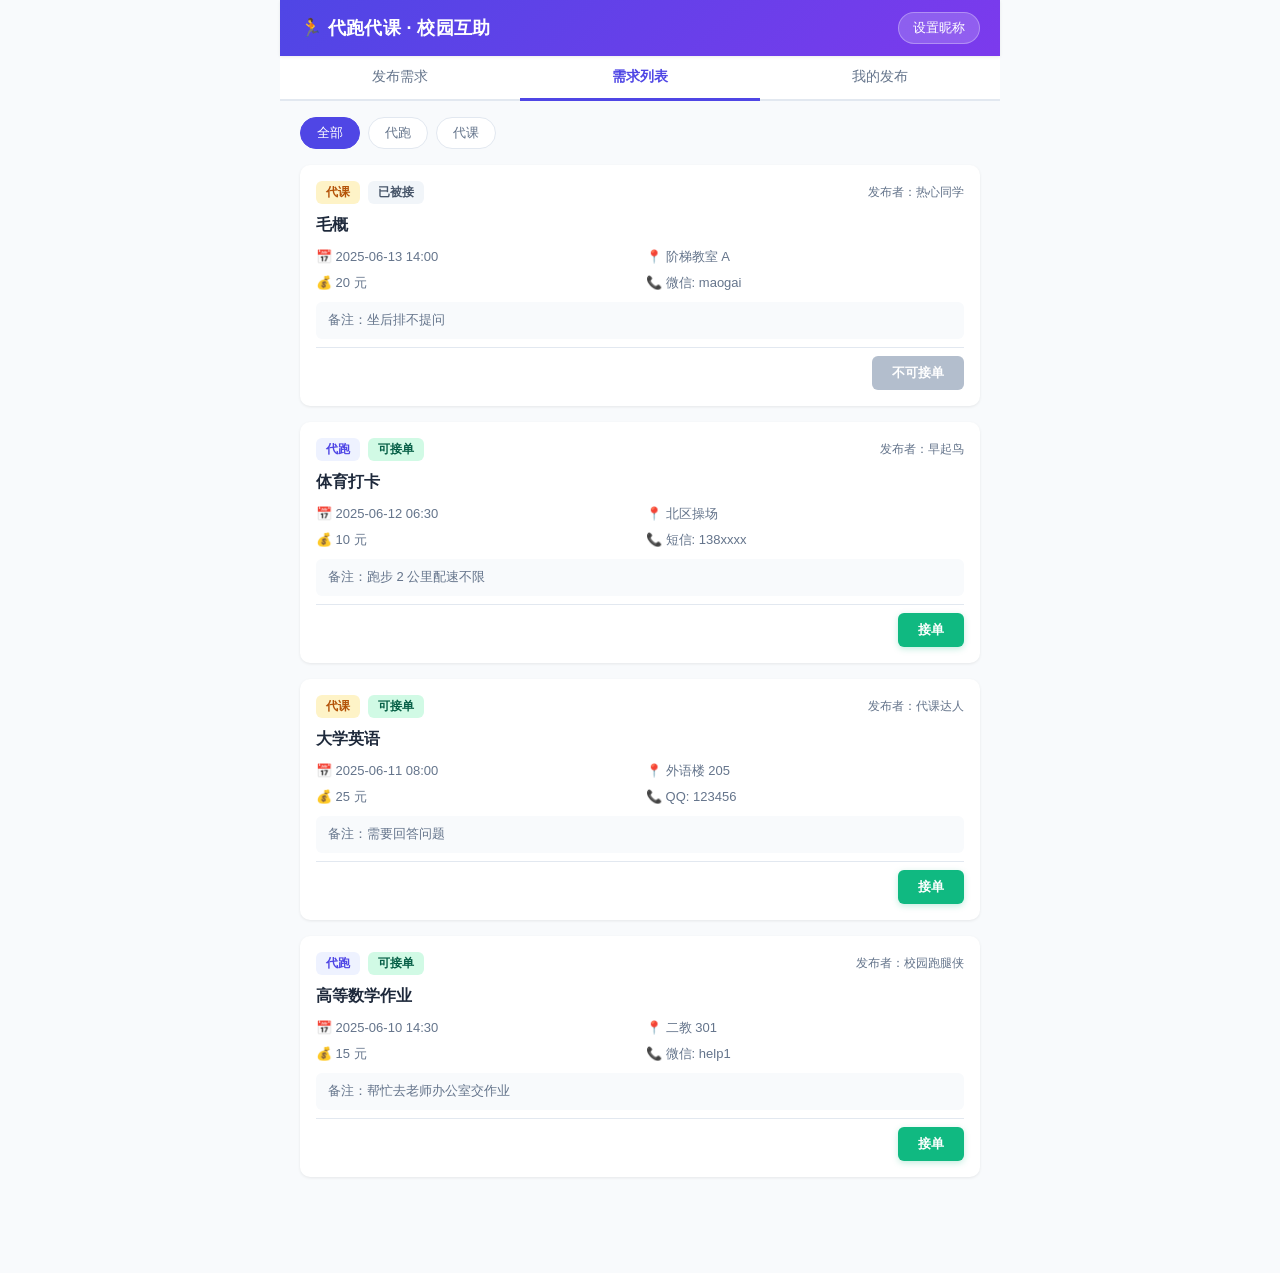
<file: task-progress/tasks/agent-team-demo-2/index.html>
<!DOCTYPE html>
<html lang="zh-CN">
<head>
  <meta charset="UTF-8">
  <meta name="viewport" content="width=device-width, initial-scale=1.0">
  <title>代跑代课·校园互助</title>
  <link rel="stylesheet" href="style.css">
</head>
<body>
  <div id="app">
    <!-- 1. 导航栏 -->
    <header id="main-header" class="main-header">
      <h1 id="site-title">🏃 代跑代课 · 校园互助</h1>
      <button id="nickname-btn" class="nickname-btn">设置昵称</button>
    </header>

    <!-- 2. 昵称输入弹窗 -->
    <div id="nickname-modal" class="modal-overlay hidden">
      <div class="modal-card">
        <h3>设置昵称</h3>
        <input type="text" id="nickname-input" class="modal-input" placeholder="请输入你的昵称" maxlength="12">
        <div style="display:flex;gap:8px;margin-top:12px;">
          <button id="nickname-confirm" class="btn btn-primary">确认</button>
          <button id="nickname-cancel" class="btn btn-secondary">取消</button>
        </div>
      </div>
    </div>

    <!-- 3. Tab 导航 -->
    <nav id="tab-nav" class="tab-nav">
      <button class="tab-btn" data-tab="publish">发布需求</button>
      <button class="tab-btn active" data-tab="list">需求列表</button>
      <button class="tab-btn" data-tab="mine">我的发布</button>
    </nav>

    <!-- 4. 页面内容区 -->
    <main id="main-content">
      <!-- 4.1 发布表单面板 -->
      <div class="tab-panel" id="panel-publish" data-panel="publish">
        <form id="publish-form">
          <div class="form-group">
            <label>需求类型</label>
            <div>
              <button type="button" class="type-btn active" data-type="errand">🏃 代跑</button>
              <button type="button" class="type-btn" data-type="class">📚 代课</button>
            </div>
          </div>
          <div class="form-group">
            <label>课程名称</label>
            <input type="text" id="form-course" class="form-input" placeholder="课程名称 / 作业描述" required>
          </div>
          <div class="form-group">
            <label>日期时间</label>
            <input type="datetime-local" id="form-datetime" class="form-input" required>
          </div>
          <div class="form-group">
            <label>地点</label>
            <input type="text" id="form-location" class="form-input" placeholder="上课 / 交接地点" required>
          </div>
          <div class="form-group">
            <label>价格</label>
            <input type="number" id="form-price" class="form-input" placeholder="酬劳（元）" min="0" step="0.5" required>
          </div>
          <div class="form-group">
            <label>联系方式</label>
            <input type="text" id="form-contact" class="form-input" placeholder="微信 / QQ / 手机号" required>
          </div>
          <div class="form-group">
            <label>备注</label>
            <textarea id="form-note" class="form-textarea" placeholder="其他要求（可选）" rows="3"></textarea>
          </div>
          <button type="submit" id="form-submit" class="btn btn-primary btn-block">确认发布</button>
        </form>
      </div>

      <!-- 4.2 需求列表面板 -->
      <div class="tab-panel active" id="panel-list" data-panel="list">
        <div class="filter-bar" id="filter-bar">
          <button class="filter-btn active" data-filter="all">全部</button>
          <button class="filter-btn" data-filter="errand">代跑</button>
          <button class="filter-btn" data-filter="class">代课</button>
        </div>
        <div id="task-list" class="task-list"></div>
      </div>

      <!-- 4.3 我的发布面板 -->
      <div class="tab-panel" id="panel-mine" data-panel="mine">
        <h2 class="panel-title">我的发布</h2>
        <div id="mine-list" class="task-list"></div>
      </div>
    </main>

    <!-- 5. Toast 容器 -->
    <div id="toast-container" class="toast-container"></div>
  </div>
  <script defer src="app.js"></script>
</body>
</html>
</file>
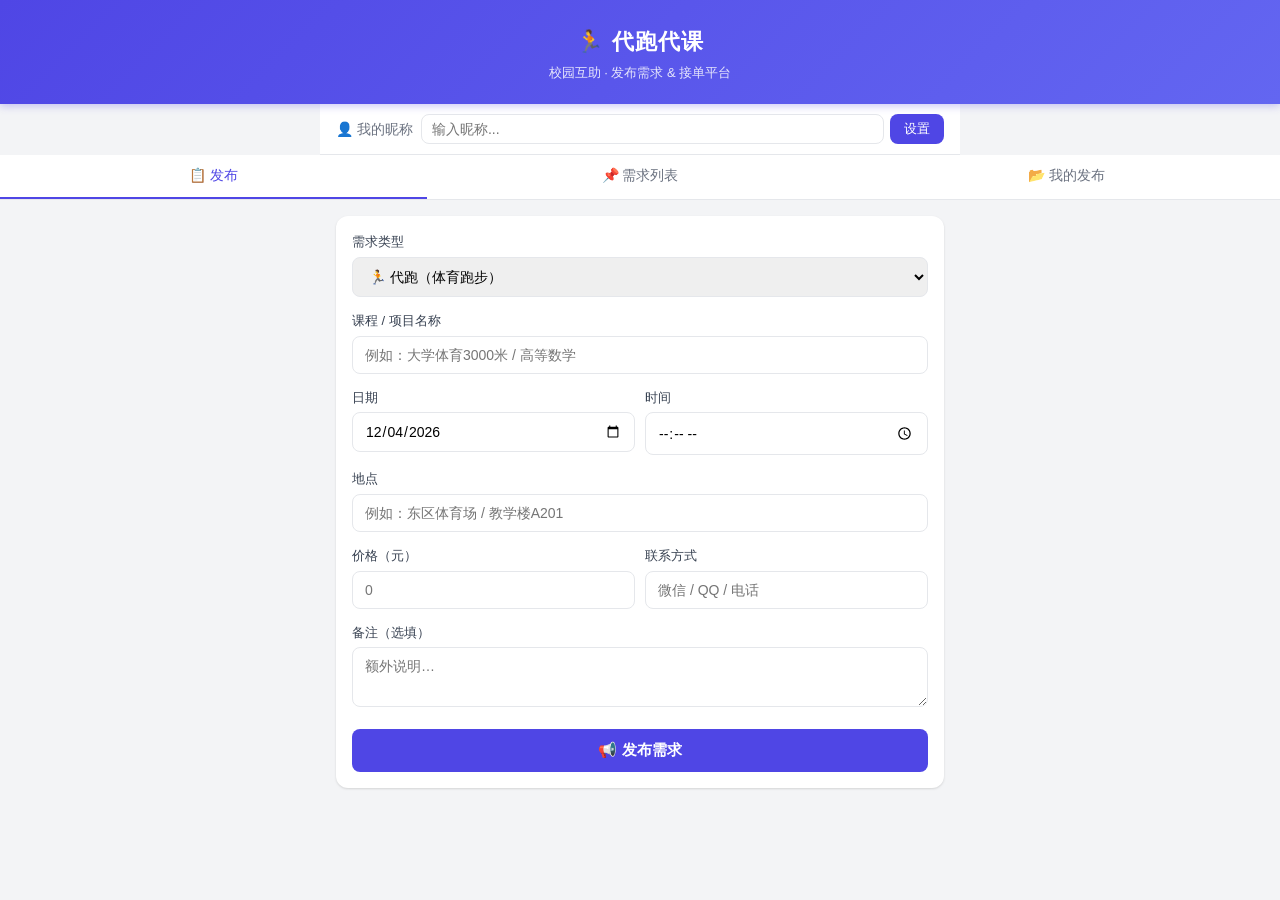
<file: task-progress/tasks/agent-team-demo/daipao-daike.html>
<!DOCTYPE html>
<html lang="zh-CN">
<head>
<meta charset="UTF-8">
<meta name="viewport" content="width=device-width, initial-scale=1.0, maximum-scale=1.0, user-scalable=no">
<title>代跑代课 · 校园互助</title>
<style>
  :root {
    --primary: #4f46e5;
    --primary-light: #6366f1;
    --primary-bg: #eef2ff;
    --success: #10b981;
    --success-bg: #ecfdf5;
    --warning: #f59e0b;
    --warning-bg: #fffbeb;
    --gray: #6b7280;
    --gray-light: #e5e7eb;
    --gray-bg: #f9fafb;
    --radius: 12px;
    --shadow: 0 1px 3px rgba(0,0,0,.08), 0 1px 2px rgba(0,0,0,.06);
    --shadow-md: 0 4px 12px rgba(0,0,0,.1);
  }
  *, *::before, *::after { box-sizing: border-box; margin: 0; padding: 0; }
  body {
    font-family: -apple-system, BlinkMacSystemFont, "Segoe UI", Roboto, "Noto Sans SC", "PingFang SC", "Microsoft YaHei", sans-serif;
    background: #f3f4f6;
    color: #1f2937;
    line-height: 1.6;
    padding-bottom: 80px;
  }
  .container { max-width: 640px; margin: 0 auto; padding: 0 16px; }

  /* Header */
  .header {
    background: linear-gradient(135deg, var(--primary), var(--primary-light));
    color: #fff;
    padding: 24px 16px 20px;
    text-align: center;
    position: sticky;
    top: 0;
    z-index: 50;
    box-shadow: 0 2px 8px rgba(79,70,229,.3);
  }
  .header h1 { font-size: 22px; font-weight: 700; letter-spacing: 1px; }
  .header p { font-size: 13px; opacity: .85; margin-top: 4px; }

  /* Nickname Bar */
  .nickname-bar {
    max-width: 640px;
    margin: 0 auto;
    padding: 10px 16px;
    display: flex;
    align-items: center;
    justify-content: space-between;
    background: #fff;
    border-bottom: 1px solid var(--gray-light);
  }
  .nickname-bar label { font-size: 14px; color: var(--gray); white-space: nowrap; margin-right: 8px; }
  .nickname-input-wrap { display: flex; align-items: center; flex: 1; gap: 6px; }
  .nickname-input-wrap input {
    flex: 1;
    min-width: 0;
    border: 1px solid var(--gray-light);
    border-radius: 8px;
    padding: 6px 10px;
    font-size: 14px;
    outline: none;
    transition: border-color .2s;
  }
  .nickname-input-wrap input:focus { border-color: var(--primary); }
  .nickname-input-wrap button {
    background: var(--primary);
    color: #fff;
    border: none;
    border-radius: 8px;
    padding: 6px 14px;
    font-size: 13px;
    cursor: pointer;
    white-space: nowrap;
    transition: background .2s;
  }
  .nickname-input-wrap button:hover { background: var(--primary-light); }
  .nickname-display { font-weight: 600; color: var(--primary); }

  /* Tabs */
  .tabs {
    display: flex;
    background: #fff;
    border-bottom: 1px solid var(--gray-light);
    position: sticky;
    top: 106px;
    z-index: 49;
  }
  .tab-btn {
    flex: 1;
    padding: 12px 0;
    border: none;
    background: none;
    font-size: 14px;
    font-weight: 500;
    color: var(--gray);
    cursor: pointer;
    border-bottom: 2px solid transparent;
    transition: all .2s;
  }
  .tab-btn.active { color: var(--primary); border-bottom-color: var(--primary); }
  .tab-btn:not(.active):hover { color: #374151; }

  /* Panel */
  .panel { display: none; padding-top: 16px; }
  .panel.active { display: block; }

  /* Card */
  .card {
    background: #fff;
    border-radius: var(--radius);
    box-shadow: var(--shadow);
    padding: 16px;
    margin-bottom: 14px;
  }

  /* Form */
  .form-group { margin-bottom: 14px; }
  .form-group label { display: block; font-size: 13px; font-weight: 500; color: #374151; margin-bottom: 4px; }
  .form-group input, .form-group select, .form-group textarea {
    width: 100%;
    padding: 10px 12px;
    border: 1px solid var(--gray-light);
    border-radius: 8px;
    font-size: 14px;
    outline: none;
    transition: border-color .2s;
    font-family: inherit;
  }
  .form-group input:focus, .form-group select:focus, .form-group textarea:focus {
    border-color: var(--primary);
    box-shadow: 0 0 0 3px rgba(79,70,229,.1);
  }
  .form-group textarea { resize: vertical; min-height: 60px; }
  .form-row { display: grid; grid-template-columns: 1fr 1fr; gap: 10px; }

  .btn-primary {
    width: 100%;
    padding: 12px;
    background: var(--primary);
    color: #fff;
    border: none;
    border-radius: 8px;
    font-size: 15px;
    font-weight: 600;
    cursor: pointer;
    transition: background .2s;
  }
  .btn-primary:hover { background: var(--primary-light); }

  /* Filter */
  .filter-bar {
    display: flex;
    gap: 8px;
    margin-bottom: 14px;
    flex-wrap: wrap;
  }
  .filter-btn {
    padding: 6px 16px;
    border: 1px solid var(--gray-light);
    border-radius: 20px;
    background: #fff;
    font-size: 13px;
    cursor: pointer;
    transition: all .2s;
    color: var(--gray);
  }
  .filter-btn.active {
    background: var(--primary);
    color: #fff;
    border-color: var(--primary);
  }
  .filter-btn:not(.active):hover { border-color: var(--primary); color: var(--primary); }

  /* Request Item */
  .request-item {
    background: #fff;
    border-radius: var(--radius);
    box-shadow: var(--shadow);
    padding: 16px;
    margin-bottom: 12px;
    transition: box-shadow .2s;
  }
  .request-item:hover { box-shadow: var(--shadow-md); }
  .req-header {
    display: flex;
    justify-content: space-between;
    align-items: flex-start;
    margin-bottom: 8px;
  }
  .req-type {
    display: inline-block;
    padding: 2px 10px;
    border-radius: 12px;
    font-size: 12px;
    font-weight: 600;
  }
  .req-type.run { background: var(--success-bg); color: var(--success); }
  .req-type.class { background: var(--warning-bg); color: var(--warning); }
  .req-status {
    font-size: 12px;
    padding: 2px 10px;
    border-radius: 12px;
    font-weight: 500;
  }
  .req-status.open { background: #eef2ff; color: var(--primary); }
  .req-status.taken { background: #f3f4f6; color: var(--gray); }
  .req-title { font-size: 16px; font-weight: 600; margin-bottom: 4px; }
  .req-meta { font-size: 13px; color: var(--gray); line-height: 1.8; }
  .req-meta span { margin-right: 12px; }
  .req-footer {
    display: flex;
    justify-content: space-between;
    align-items: center;
    margin-top: 10px;
    padding-top: 10px;
    border-top: 1px solid var(--gray-light);
  }
  .req-price { font-size: 18px; font-weight: 700; color: var(--primary); }
  .req-price::before { content: '¥'; font-size: 14px; }
  .btn-take {
    padding: 8px 20px;
    border: none;
    border-radius: 8px;
    font-size: 14px;
    font-weight: 600;
    cursor: pointer;
    transition: all .2s;
  }
  .btn-take.open { background: var(--primary); color: #fff; }
  .btn-take.open:hover { background: var(--primary-light); }
  .btn-take.taken { background: #f3f4f6; color: var(--gray); cursor: default; }
  .btn-take.my-own { background: var(--gray-bg); color: var(--gray); cursor: default; border: 1px dashed var(--gray-light); }

  /* Empty state */
  .empty-state {
    text-align: center;
    padding: 40px 20px;
    color: var(--gray);
  }
  .empty-state .icon { font-size: 48px; margin-bottom: 12px; }
  .empty-state p { font-size: 14px; }

  /* Toast */
  .toast-container {
    position: fixed;
    top: 16px;
    left: 50%;
    transform: translateX(-50%);
    z-index: 999;
    pointer-events: none;
  }
  .toast {
    background: #1f2937;
    color: #fff;
    padding: 10px 24px;
    border-radius: 8px;
    font-size: 14px;
    box-shadow: var(--shadow-md);
    animation: toastIn .3s ease, toastOut .3s ease 2s forwards;
    pointer-events: auto;
    margin-bottom: 8px;
    text-align: center;
  }
  .toast.success { background: var(--success); }
  .toast.error { background: #ef4444; }

  @keyframes toastIn { from { opacity: 0; transform: translateY(-12px); } to { opacity: 1; transform: translateY(0); } }
  @keyframes toastOut { from { opacity: 1; } to { opacity: 0; transform: translateY(-12px); } }

  /* My requests tab */
  .my-empty { text-align: center; padding: 40px 0; color: var(--gray); }
  .my-empty p { font-size: 14px; }

  /* Responsive */
  @media (max-width: 420px) {
    .form-row { grid-template-columns: 1fr; }
    .header h1 { font-size: 18px; }
    .nickname-bar { flex-wrap: wrap; gap: 6px; }
    .req-footer { flex-direction: column; gap: 8px; align-items: stretch; }
    .btn-take { width: 100%; text-align: center; }
  }
</style>
</head>
<body>

<div class="header">
  <h1>🏃 代跑代课</h1>
  <p>校园互助 · 发布需求 &amp; 接单平台</p>
</div>

<!-- Nickname -->
<div class="nickname-bar">
  <label>👤 我的昵称</label>
  <div class="nickname-input-wrap" id="nicknameWrap">
    <input type="text" id="nicknameInput" placeholder="输入昵称..." maxlength="12">
    <button id="nicknameBtn">设置</button>
  </div>
  <span class="nickname-display" id="nicknameDisplay" style="display:none"></span>
</div>

<!-- Tabs -->
<div class="tabs">
  <button class="tab-btn active" data-tab="publish">📋 发布</button>
  <button class="tab-btn" data-tab="list">📌 需求列表</button>
  <button class="tab-btn" data-tab="mine">📂 我的发布</button>
</div>

<div class="container">

  <!-- Publish Panel -->
  <div class="panel active" id="panel-publish">
    <div class="card">
      <form id="publishForm" autocomplete="off">
        <div class="form-group">
          <label>需求类型</label>
          <select id="reqType">
            <option value="run">🏃 代跑（体育跑步）</option>
            <option value="class">📚 代课（上课签到）</option>
          </select>
        </div>
        <div class="form-group">
          <label>课程 / 项目名称</label>
          <input type="text" id="reqName" placeholder="例如：大学体育3000米 / 高等数学" required>
        </div>
        <div class="form-row">
          <div class="form-group">
            <label>日期</label>
            <input type="date" id="reqDate" required>
          </div>
          <div class="form-group">
            <label>时间</label>
            <input type="time" id="reqTime" required>
          </div>
        </div>
        <div class="form-group">
          <label>地点</label>
          <input type="text" id="reqLocation" placeholder="例如：东区体育场 / 教学楼A201" required>
        </div>
        <div class="form-row">
          <div class="form-group">
            <label>价格（元）</label>
            <input type="number" id="reqPrice" placeholder="0" min="0" step="0.5" required>
          </div>
          <div class="form-group">
            <label>联系方式</label>
            <input type="text" id="reqContact" placeholder="微信 / QQ / 电话" required>
          </div>
        </div>
        <div class="form-group">
          <label>备注（选填）</label>
          <textarea id="reqNote" placeholder="额外说明…" rows="2"></textarea>
        </div>
        <button type="submit" class="btn-primary">📢 发布需求</button>
      </form>
    </div>
  </div>

  <!-- List Panel -->
  <div class="panel" id="panel-list">
    <div class="filter-bar">
      <button class="filter-btn active" data-filter="all">全部</button>
      <button class="filter-btn" data-filter="run">🏃 代跑</button>
      <button class="filter-btn" data-filter="class">📚 代课</button>
    </div>
    <div id="requestList"></div>
  </div>

  <!-- My Publish Panel -->
  <div class="panel" id="panel-mine">
    <div id="myList"></div>
  </div>

</div>

<!-- Toast -->
<div class="toast-container" id="toastContainer"></div>

<script>
(function() {
  'use strict';

  const STORAGE_KEY = 'daipao_requests';
  const NICKNAME_KEY = 'daipao_nickname';

  /* ---- Helpers ---- */
  function getRequests() {
    try { return JSON.parse(localStorage.getItem(STORAGE_KEY)) || []; } catch { return []; }
  }
  function saveRequests(reqs) {
    localStorage.setItem(STORAGE_KEY, JSON.stringify(reqs));
  }
  function getNickname() {
    return localStorage.getItem(NICKNAME_KEY) || '';
  }
  function saveNickname(name) {
    localStorage.setItem(NICKNAME_KEY, name);
  }

  function genId() {
    return Date.now().toString(36) + Math.random().toString(36).slice(2, 6);
  }

  function toast(msg, type) {
    const container = document.getElementById('toastContainer');
    const el = document.createElement('div');
    el.className = 'toast' + (type ? ' ' + type : '');
    el.textContent = msg;
    container.appendChild(el);
    setTimeout(() => { if (el.parentNode) el.remove(); }, 2500);
  }

  function formatDate(dateStr) {
    const d = new Date(dateStr + 'T00:00:00');
    const m = d.getMonth() + 1, dd = d.getDate();
    return m + '月' + dd + '日';
  }

  /* ---- Render ---- */
  function renderList(filter, targetEl) {
    const all = getRequests();
    let list;
    if (filter === 'all') list = all;
    else list = all.filter(r => r.type === filter);

    if (!list.length) {
      targetEl.innerHTML = '<div class="empty-state"><div class="icon">📭</div><p>暂无需求，去发布一个吧！</p></div>';
      return;
    }

    const nickname = getNickname();
    let html = '';
    list.forEach(r => {
      const typeLabel = r.type === 'run' ? '🏃 代跑' : '📚 代课';
      const typeCls = r.type === 'run' ? 'run' : 'class';
      const statusCls = r.status === 'open' ? 'open' : 'taken';
      const statusLabel = r.status === 'open' ? '可接单' : '已被接';
      const isCreator = nickname && r.creator === nickname;
      const canTake = r.status === 'open' && !isCreator;

      let btnHtml;
      if (isCreator) {
        btnHtml = '<button class="btn-take my-own">我的发布</button>';
      } else if (r.status === 'open') {
        btnHtml = `<button class="btn-take open" data-id="${r.id}">✅ 接单</button>`;
      } else {
        btnHtml = '<button class="btn-take taken">已被接</button>';
      }

      html += `
        <div class="request-item">
          <div class="req-header">
            <span class="req-type ${typeCls}">${typeLabel}</span>
            <span class="req-status ${statusCls}">${statusLabel}</span>
          </div>
          <div class="req-title">${escapeHtml(r.name)}</div>
          <div class="req-meta">
            <span>📅 ${formatDate(r.date)} ${r.time}</span>
            <span>📍 ${escapeHtml(r.location)}</span>
          </div>
          <div class="req-meta">
            <span>📞 ${escapeHtml(r.contact)}</span>
            ${r.note ? '<span>💬 ' + escapeHtml(r.note) + '</span>' : ''}
            <span>👤 ${escapeHtml(r.creator)}</span>
          </div>
          <div class="req-footer">
            <span class="req-price">${parseFloat(r.price).toFixed(1)}</span>
            ${btnHtml}
          </div>
        </div>
      `;
    });
    targetEl.innerHTML = html;

    // Bind take buttons
    targetEl.querySelectorAll('.btn-take.open').forEach(btn => {
      btn.addEventListener('click', function(e) {
        const id = this.dataset.id;
        takeRequest(id);
      });
    });
  }

  function escapeHtml(str) {
    const div = document.createElement('div');
    div.textContent = str;
    return div.innerHTML;
  }

  function takeRequest(id) {
    const nickname = getNickname();
    if (!nickname) {
      toast('请先设置昵称再接单', 'error');
      return;
    }
    const reqs = getRequests();
    const idx = reqs.findIndex(r => r.id === id);
    if (idx === -1) { toast('需求不存在', 'error'); return; }
    if (reqs[idx].status !== 'open') { toast('该需求已被接走', 'error'); return; }
    if (reqs[idx].creator === nickname) { toast('不能接自己的单', 'error'); return; }

    reqs[idx].status = 'taken';
    reqs[idx].taker = nickname;
    saveRequests(reqs);
    toast('✅ 接单成功！请联系发布者', 'success');
    refreshAll();
  }

  /* ---- Refresh ---- */
  let currentFilter = 'all';

  function refreshAll() {
    renderList(currentFilter, document.getElementById('requestList'));
    renderMyList();
  }

  function renderMyList() {
    const nickname = getNickname();
    const el = document.getElementById('myList');
    if (!nickname) {
      el.innerHTML = '<div class="my-empty"><p>请先设置昵称，即可查看自己发布的需求</p></div>';
      return;
    }
    const all = getRequests();
    const mine = all.filter(r => r.creator === nickname);
    if (!mine.length) {
      el.innerHTML = '<div class="my-empty"><p>你还没有发布过需求</p></div>';
      return;
    }
    renderList('all', el);
    // The renderList works globally — but we only show creator's items, so re-filter
    // Actually renderList with 'all' shows everything. We need a targeted render.
    // Let's manually build for mine.
    const targetEl = el;
    let html = '';
    mine.forEach(r => {
      const typeLabel = r.type === 'run' ? '🏃 代跑' : '📚 代课';
      const typeCls = r.type === 'run' ? 'run' : 'class';
      const statusCls = r.status === 'open' ? 'open' : 'taken';
      const statusLabel = r.status === 'open' ? '可接单' : '已被接';
      const takenBy = r.taker ? '（接单者：' + escapeHtml(r.taker) + '）' : '';

      html += `
        <div class="request-item">
          <div class="req-header">
            <span class="req-type ${typeCls}">${typeLabel}</span>
            <span class="req-status ${statusCls}">${statusLabel} ${takenBy}</span>
          </div>
          <div class="req-title">${escapeHtml(r.name)}</div>
          <div class="req-meta">
            <span>📅 ${formatDate(r.date)} ${r.time}</span>
            <span>📍 ${escapeHtml(r.location)}</span>
          </div>
          <div class="req-meta">
            <span>📞 ${escapeHtml(r.contact)}</span>
            ${r.note ? '<span>💬 ' + escapeHtml(r.note) + '</span>' : ''}
          </div>
          <div class="req-footer">
            <span class="req-price">${parseFloat(r.price).toFixed(1)}</span>
            <button class="btn-take ${r.status === 'open' ? 'open' : 'taken'}" ${r.status === 'open' ? '' : 'disabled'}>
              ${r.status === 'open' ? '⏳ 等待接单' : '✅ 已被接'}
            </button>
          </div>
        </div>
      `;
    });
    targetEl.innerHTML = html;
  }

  /* ---- Init ---- */
  function init() {
    const nickname = getNickname();
    if (nickname) {
      document.getElementById('nicknameInput').value = nickname;
      document.getElementById('nicknameInput').style.display = 'none';
      document.getElementById('nicknameBtn').textContent = '更换';
      const display = document.getElementById('nicknameDisplay');
      display.textContent = nickname;
      display.style.display = 'inline';
    }

    // Set default date to today
    const today = new Date().toISOString().slice(0, 10);
    document.getElementById('reqDate').value = today;

    // Nickname set
    document.getElementById('nicknameBtn').addEventListener('click', function() {
      const input = document.getElementById('nicknameInput');
      const display = document.getElementById('nicknameDisplay');
      const name = input.value.trim();
      if (!name) { toast('请输入昵称', 'error'); return; }
      saveNickname(name);
      input.style.display = 'none';
      this.textContent = '更换';
      display.textContent = name;
      display.style.display = 'inline';
      toast('昵称已设置：' + name, 'success');
      refreshAll();
    });

    // Tab switching
    document.querySelectorAll('.tab-btn').forEach(btn => {
      btn.addEventListener('click', function() {
        document.querySelectorAll('.tab-btn').forEach(b => b.classList.remove('active'));
        document.querySelectorAll('.panel').forEach(p => p.classList.remove('active'));
        this.classList.add('active');
        document.getElementById('panel-' + this.dataset.tab).classList.add('active');
        if (this.dataset.tab === 'mine') renderMyList();
        if (this.dataset.tab === 'list') refreshAll();
      });
    });

    // Filter
    document.querySelectorAll('.filter-btn').forEach(btn => {
      btn.addEventListener('click', function() {
        document.querySelectorAll('.filter-btn').forEach(b => b.classList.remove('active'));
        this.classList.add('active');
        currentFilter = this.dataset.filter;
        renderList(currentFilter, document.getElementById('requestList'));
      });
    });

    // Publish form
    document.getElementById('publishForm').addEventListener('submit', function(e) {
      e.preventDefault();
      const nickname = getNickname();
      if (!nickname) { toast('请先设置昵称再发布', 'error'); return; }

      const req = {
        id: genId(),
        type: document.getElementById('reqType').value,
        name: document.getElementById('reqName').value.trim(),
        date: document.getElementById('reqDate').value,
        time: document.getElementById('reqTime').value,
        location: document.getElementById('reqLocation').value.trim(),
        price: document.getElementById('reqPrice').value,
        contact: document.getElementById('reqContact').value.trim(),
        note: document.getElementById('reqNote').value.trim(),
        creator: nickname,
        status: 'open',
        taker: '',
        createdAt: Date.now()
      };

      if (!req.name || !req.location || !req.contact) {
        toast('请填写完整信息', 'error');
        return;
      }

      const reqs = getRequests();
      reqs.unshift(req);
      saveRequests(reqs);
      this.reset();
      document.getElementById('reqDate').value = new Date().toISOString().slice(0, 10);
      toast('🎉 发布成功！', 'success');
      refreshAll();

      // Switch to list tab
      document.querySelectorAll('.tab-btn').forEach(b => b.classList.remove('active'));
      document.querySelectorAll('.panel').forEach(p => p.classList.remove('active'));
      document.querySelector('[data-tab="list"]').classList.add('active');
      document.getElementById('panel-list').classList.add('active');
      renderList(currentFilter, document.getElementById('requestList'));
    });

    // Initial render
    renderList(currentFilter, document.getElementById('requestList'));
    renderMyList();

    // If no requests, seed demo data
    const existing = getRequests();
    if (existing.length === 0) {
      const demos = [
        { id: genId(), type: 'run', name: '大学体育3000米测试', date: '2026-06-10', time: '16:00', location: '东区体育场', price: '15', contact: '微信: demo01', note: '需要带学生证', creator: '小明', status: 'open', taker: '', createdAt: Date.now() - 7200000 },
        { id: genId(), type: 'class', name: '高等数学（上）', date: '2026-06-08', time: '08:00', location: '教学楼A201', price: '25', contact: 'QQ: 123456', note: '需要签到+交作业', creator: '小红', status: 'open', taker: '', createdAt: Date.now() - 14400000 },
        { id: genId(), type: 'run', name: '校园跑5公里', date: '2026-06-12', time: '06:30', location: '校园环路', price: '10', contact: '微信: demo02', note: '需要打卡app', creator: '小刚', status: 'open', taker: '', createdAt: Date.now() - 21600000 },
        { id: genId(), type: 'class', name: '大学英语（二）', date: '2026-06-09', time: '10:00', location: '外语楼302', price: '20', contact: '手机: 138****5678', note: '', creator: '小李', status: 'open', taker: '', createdAt: Date.now() - 28800000 },
      ];
      saveRequests(demos);
      renderList(currentFilter, document.getElementById('requestList'));
      renderMyList();
    }
  }

  document.addEventListener('DOMContentLoaded', init);
})();
</script>

</body>
</html>
</file>
<file: task-progress/tasks/agent-team-demo-2/style.css>
/* ========================================
   style.css — 代跑代课·校园互助
   紫色系渐变主题 · 移动端优先 · 响应式
   ======================================== */

/* ---------------------------------------
   4.1 CSS 变量
   --------------------------------------- */
:root {
  /* 紫色主题 */
  --color-primary: #4f46e5;
  --color-primary-light: #818cf8;
  --color-primary-dark: #3730a3;
  --color-primary-bg: #eef2ff;

  /* 辅助色 */
  --color-accent: #f59e0b;
  --color-success: #10b981;
  --color-danger: #ef4444;

  /* 文本 */
  --color-text: #1e293b;
  --color-text-secondary: #64748b;

  /* 背景 & 卡片 */
  --color-bg: #f8fafc;
  --color-card: #ffffff;
  --color-border: #e2e8f0;

  /* 圆角 */
  --radius-sm: 6px;
  --radius-md: 10px;
  --radius-lg: 16px;

  /* 阴影 */
  --shadow-sm: 0 1px 3px rgba(0, 0, 0, 0.08);
  --shadow-md: 0 4px 14px rgba(0, 0, 0, 0.10);

  /* 过渡 */
  --transition: all 0.25s ease;

  /* 间距 */
  --space-xs: 4px;
  --space-sm: 8px;
  --space-md: 12px;
  --space-lg: 16px;
  --space-xl: 20px;
  --space-2xl: 24px;
}

/* ---------------------------------------
   4.2 基础重置 & 字体
   --------------------------------------- */
*,
*::before,
*::after {
  margin: 0;
  padding: 0;
  box-sizing: border-box;
}

html {
  font-size: 16px;
  -webkit-text-size-adjust: 100%;
  scroll-behavior: smooth;
}

body {
  font-family:
    "Noto Sans SC",
    -apple-system,
    BlinkMacSystemFont,
    "Segoe UI",
    "PingFang SC",
    "Hiragino Sans GB",
    "Microsoft YaHei",
    "Helvetica Neue",
    Helvetica,
    Arial,
    sans-serif;
  background-color: var(--color-bg);
  color: var(--color-text);
  line-height: 1.6;
  min-height: 100vh;
  padding-bottom: 80px;
}

/* ---------------------------------------
   通用工具类
   --------------------------------------- */
.hidden {
  display: none !important;
}

/* ---------------------------------------
   4.2 响应式 — 移动端优先
   --------------------------------------- */

/* 320px - 480px: 小屏手机 */
#app {
  max-width: 100%;
  margin: 0 auto;
  padding: 0 var(--space-md);
}

/* 481px - 768px: 大屏手机 / 小平板 */
@media (min-width: 481px) {
  #app {
    padding: 0 var(--space-xl);
  }
}

/* 768px+: 桌面端 */
@media (min-width: 768px) {
  #app {
    max-width: 720px;
    padding: 0 var(--space-xl);
  }
}

/* ---------------------------------------
   4.3 导航栏 .main-header
   --------------------------------------- */
.main-header {
  position: sticky;
  top: 0;
  z-index: 100;
  background: linear-gradient(135deg, var(--color-primary), #7c3aed);
  color: #ffffff;
  display: flex;
  align-items: center;
  justify-content: space-between;
  padding: var(--space-md) var(--space-lg);
  margin: 0 calc(-1 * var(--space-md));
  box-shadow: var(--shadow-sm);
}

@media (min-width: 481px) {
  .main-header {
    margin: 0 calc(-1 * var(--space-xl));
    padding: var(--space-md) var(--space-xl);
  }
}

@media (min-width: 768px) {
  .main-header {
    margin: 0 calc(-1 * var(--space-xl));
    padding: var(--space-md) var(--space-xl);
  }
}

#site-title {
  font-size: 1.125rem;
  font-weight: 700;
  letter-spacing: 0.02em;
}

/* 昵称按钮 */
.nickname-btn {
  background: rgba(255, 255, 255, 0.18);
  color: #ffffff;
  border: 1px solid rgba(255, 255, 255, 0.3);
  border-radius: var(--radius-lg);
  padding: 6px 14px;
  font-size: 0.8125rem;
  cursor: pointer;
  transition: var(--transition);
  white-space: nowrap;
}

.nickname-btn:hover {
  background: rgba(255, 255, 255, 0.32);
}

.nickname-btn:active {
  transform: scale(0.97);
}

/* 昵称显示文字（导航栏右侧） */
#nickname-display {
  font-size: 0.8125rem;
  opacity: 0.9;
  margin-right: var(--space-sm);
}

/* 昵称栏 — 内联 flex 布局 */
.nickname-bar {
  display: inline-flex;
  align-items: center;
  gap: var(--space-sm);
}

/* ---------------------------------------
   4.3 弹窗遮罩 .modal-overlay
   --------------------------------------- */
.modal-overlay {
  position: fixed;
  top: 0;
  left: 0;
  right: 0;
  bottom: 0;
  background: rgba(0, 0, 0, 0.4);
  display: flex;
  align-items: center;
  justify-content: center;
  z-index: 200;
  animation: modal-overlay-in 0.2s ease;
}

@keyframes modal-overlay-in {
  from { opacity: 0; }
  to   { opacity: 1; }
}

.modal-card {
  background: var(--color-card);
  border-radius: var(--radius-lg);
  padding: var(--space-2xl);
  max-width: 340px;
  width: 90%;
  box-shadow: var(--shadow-md);
  animation: modal-card-in 0.25s ease forwards;
}

@keyframes modal-card-in {
  from {
    transform: scale(0.9);
    opacity: 0;
  }
  to {
    transform: scale(1);
    opacity: 1;
  }
}

.modal-card h3 {
  font-size: 1.125rem;
  font-weight: 600;
  margin-bottom: var(--space-lg);
  text-align: center;
}

.modal-input {
  width: 100%;
  padding: 10px 14px;
  border: 1px solid var(--color-border);
  border-radius: var(--radius-sm);
  font-size: 0.9375rem;
  transition: var(--transition);
  margin-bottom: var(--space-lg);
  font-family: inherit;
}

.modal-input:focus {
  outline: none;
  border-color: var(--color-primary);
  box-shadow: 0 0 0 3px var(--color-primary-bg);
}

/* 弹窗按钮组 */
.modal-card .btn + .btn {
  margin-left: var(--space-sm);
}

/* ---------------------------------------
   4.3 Tab 导航 .tab-nav
   --------------------------------------- */
.tab-nav {
  display: flex;
  border-bottom: 2px solid var(--color-border);
  background: var(--color-card);
  margin: 0 calc(-1 * var(--space-md));
  margin-top: 0;
  position: sticky;
  top: 56px;
  z-index: 90;
}

@media (min-width: 481px) {
  .tab-nav {
    margin: 0 calc(-1 * var(--space-xl));
  }
}

.tab-btn {
  flex: 1;
  padding: var(--space-md) var(--space-sm);
  border: none;
  background: transparent;
  font-size: 0.875rem;
  font-weight: 500;
  color: var(--color-text-secondary);
  cursor: pointer;
  transition: var(--transition);
  border-bottom: 3px solid transparent;
  margin-bottom: -2px;
  font-family: inherit;
  position: relative;
}

.tab-btn:hover {
  color: var(--color-primary);
  background: var(--color-primary-bg);
}

.tab-btn.active {
  color: var(--color-primary);
  border-bottom-color: var(--color-primary);
  font-weight: 600;
}

/* ---------------------------------------
   4.3 面板 .tab-panel
   --------------------------------------- */
.tab-panel {
  display: none;
  padding: var(--space-lg) 0;
  animation: panel-in 0.3s ease;
}

.tab-panel.active {
  display: block;
}

@keyframes panel-in {
  from {
    opacity: 0;
    transform: translateY(6px);
  }
  to {
    opacity: 1;
    transform: translateY(0);
  }
}

/* ---------------------------------------
   4.3 表单 .form-group / .form-input
   --------------------------------------- */
.form-group {
  margin-bottom: var(--space-lg);
}

.form-group label {
  display: block;
  font-size: 0.875rem;
  font-weight: 500;
  color: var(--color-text);
  margin-bottom: var(--space-xs);
}

.form-input,
.form-textarea {
  width: 100%;
  padding: 10px 14px;
  border: 1px solid var(--color-border);
  border-radius: var(--radius-sm);
  font-size: 0.9375rem;
  color: var(--color-text);
  background: var(--color-card);
  transition: var(--transition);
  font-family: inherit;
  line-height: 1.5;
}

.form-input:focus,
.form-textarea:focus {
  outline: none;
  border-color: var(--color-primary);
  box-shadow: 0 0 0 3px var(--color-primary-bg);
}

.form-input::placeholder,
.form-textarea::placeholder {
  color: var(--color-text-secondary);
  opacity: 0.7;
}

.form-textarea {
  resize: vertical;
  min-height: 72px;
}

/* 表单行：grid 双列布局（移动端单列） */
.form-row {
  display: grid;
  grid-template-columns: 1fr;
  gap: var(--space-lg);
}

@media (min-width: 481px) {
  .form-row {
    grid-template-columns: 1fr 1fr;
  }
}

/* 类型选择按钮组 */
.type-btn-group {
  display: flex;
  gap: var(--space-sm);
}

.type-btn {
  flex: 1;
  padding: 8px 16px;
  border: 1.5px solid var(--color-border);
  border-radius: var(--radius-sm);
  background: var(--color-card);
  color: var(--color-text-secondary);
  font-size: 0.875rem;
  cursor: pointer;
  transition: var(--transition);
  font-family: inherit;
  text-align: center;
}

.type-btn:hover {
  border-color: var(--color-primary-light);
  color: var(--color-primary);
}

.type-btn.active {
  background: var(--color-primary);
  color: #ffffff;
  border-color: var(--color-primary);
}

/* ---------------------------------------
   4.3 按钮
   --------------------------------------- */
.btn {
  display: inline-flex;
  align-items: center;
  justify-content: center;
  padding: 10px 20px;
  border: none;
  border-radius: var(--radius-sm);
  font-size: 0.875rem;
  font-weight: 500;
  cursor: pointer;
  transition: background-color 0.2s ease, transform 0.15s ease, box-shadow 0.2s ease;
  font-family: inherit;
  line-height: 1.4;
}

.btn:hover {
  transform: translateY(-1px);
}

.btn:active {
  transform: translateY(0) scale(0.98);
}

/* 主按钮 */
.btn-primary {
  background: linear-gradient(135deg, var(--color-primary), var(--color-primary-light));
  color: #ffffff;
  box-shadow: 0 2px 8px rgba(79, 70, 229, 0.3);
}

.btn-primary:hover {
  background: linear-gradient(135deg, var(--color-primary-dark), var(--color-primary));
  box-shadow: 0 4px 12px rgba(79, 70, 229, 0.4);
}

/* 次要按钮 */
.btn-secondary {
  background: var(--color-bg);
  color: var(--color-text);
  border: 1px solid var(--color-border);
}

.btn-secondary:hover {
  background: var(--color-border);
}

/* 块级按钮 */
.btn-block {
  width: 100%;
}

/* 筛选按钮 */
.filter-bar {
  display: flex;
  gap: var(--space-sm);
  margin-bottom: var(--space-lg);
  flex-wrap: wrap;
}

.filter-btn {
  padding: 6px 16px;
  border: 1.5px solid var(--color-border);
  border-radius: 20px;
  background: var(--color-card);
  color: var(--color-text-secondary);
  font-size: 0.8125rem;
  cursor: pointer;
  transition: var(--transition);
  font-family: inherit;
}

.filter-btn:hover {
  border-color: var(--color-primary-light);
  color: var(--color-primary);
}

.filter-btn.active {
  background: var(--color-primary);
  color: #ffffff;
  border-color: var(--color-primary);
}

/* 接单按钮 */
.btn-accept {
  background: var(--color-success);
  color: #ffffff;
  padding: 8px 20px;
  border-radius: var(--radius-sm);
  font-size: 0.8125rem;
  font-weight: 600;
  box-shadow: 0 2px 6px rgba(16, 185, 129, 0.25);
}

.btn-accept:hover {
  background: #059669;
  box-shadow: 0 4px 10px rgba(16, 185, 129, 0.35);
}

.btn-accept--disabled,
.btn-accept:disabled {
  background: #94a3b8;
  cursor: not-allowed;
  box-shadow: none;
  opacity: 0.7;
}

.btn-accept--disabled:hover,
.btn-accept:disabled:hover {
  background: #94a3b8;
  transform: none;
  box-shadow: none;
}

/* 面板标题 */
.panel-title {
  font-size: 1.125rem;
  font-weight: 600;
  margin-bottom: var(--space-lg);
  color: var(--color-text);
}

/* ---------------------------------------
   4.3 卡片列表 .task-list & .task-card
   --------------------------------------- */
.task-list {
  display: flex;
  flex-direction: column;
  gap: var(--space-lg);
}

.task-card {
  background: var(--color-card);
  border-radius: var(--radius-md);
  box-shadow: var(--shadow-sm);
  padding: var(--space-lg);
  transition: transform 0.25s ease, box-shadow 0.25s ease;
}

.task-card:hover {
  transform: translateY(-2px);
  box-shadow: var(--shadow-md);
}

/* 卡片头部 */
.task-card__header {
  display: flex;
  align-items: center;
  gap: var(--space-sm);
  margin-bottom: var(--space-sm);
  flex-wrap: wrap;
}

/* 类型标签 */
.task-type-badge {
  display: inline-block;
  padding: 2px 10px;
  border-radius: var(--radius-sm);
  font-size: 0.75rem;
  font-weight: 600;
  line-height: 1.6;
}

.task-type--errand {
  background: var(--color-primary-bg);
  color: var(--color-primary);
}

.task-type--class {
  background: #fef3c7;
  color: #b45309;
}

/* 状态标签 */
.task-status-badge {
  display: inline-block;
  padding: 2px 10px;
  border-radius: var(--radius-sm);
  font-size: 0.75rem;
  font-weight: 600;
  line-height: 1.6;
}

.task-status--open {
  background: #d1fae5;
  color: #065f46;
}

.task-status--taken {
  background: #f1f5f9;
  color: #475569;
}

/* 发布者文字 */
.task-publisher {
  font-size: 0.75rem;
  color: var(--color-text-secondary);
  margin-left: auto;
}

/* 卡片主体 */
.task-card__body {
  margin-bottom: var(--space-sm);
}

.task-course {
  font-size: 1rem;
  font-weight: 600;
  color: var(--color-text);
  margin-bottom: var(--space-sm);
}

/* 详情容器 — 使用 grid 双列 */
.task-detail {
  display: grid;
  grid-template-columns: 1fr 1fr;
  gap: var(--space-xs) var(--space-md);
  margin-bottom: var(--space-sm);
}

@media (max-width: 400px) {
  .task-detail {
    grid-template-columns: 1fr;
  }
}

.task-detail__item {
  font-size: 0.8125rem;
  color: var(--color-text-secondary);
  line-height: 1.7;
}

.task-note {
  font-size: 0.8125rem;
  color: var(--color-text-secondary);
  background: var(--color-bg);
  padding: var(--space-sm) var(--space-md);
  border-radius: var(--radius-sm);
  margin-top: var(--space-sm);
}

/* 卡片底部 */
.task-card__footer {
  display: flex;
  justify-content: flex-end;
  padding-top: var(--space-sm);
  border-top: 1px solid var(--color-border);
}

/* ---------------------------------------
   4.3 Toast 通知 .toast-container
   --------------------------------------- */
.toast-container {
  position: fixed;
  bottom: 80px;
  left: 50%;
  transform: translateX(-50%);
  z-index: 300;
  display: flex;
  flex-direction: column;
  align-items: center;
  gap: var(--space-sm);
  pointer-events: none;
}

.toast {
  min-width: 200px;
  max-width: 360px;
  padding: 12px 20px;
  border-radius: var(--radius-sm);
  background: #1e293b;
  color: #ffffff;
  font-size: 0.875rem;
  text-align: center;
  box-shadow: 0 4px 14px rgba(0, 0, 0, 0.18);
  pointer-events: auto;
  animation: toast-in 0.35s ease forwards;
}

.toast--success {
  background: #065f46;
}

.toast--error {
  background: #991b1b;
}

.toast--info {
  background: #1e3a5f;
}

/* Toast 退场 */
.toast.toast-out {
  animation: toast-out 0.35s ease forwards;
}

@keyframes toast-in {
  from {
    opacity: 0;
    transform: translateY(20px);
  }
  to {
    opacity: 1;
    transform: translateY(0);
  }
}

@keyframes toast-out {
  from {
    opacity: 1;
    transform: translateY(0);
  }
  to {
    opacity: 0;
    transform: translateY(12px);
  }
}

/* ---------------------------------------
   「我的发布」无数据提示
   --------------------------------------- */
.empty-hint {
  text-align: center;
  padding: var(--space-2xl);
  color: var(--color-text-secondary);
  font-size: 0.875rem;
}
</file>
